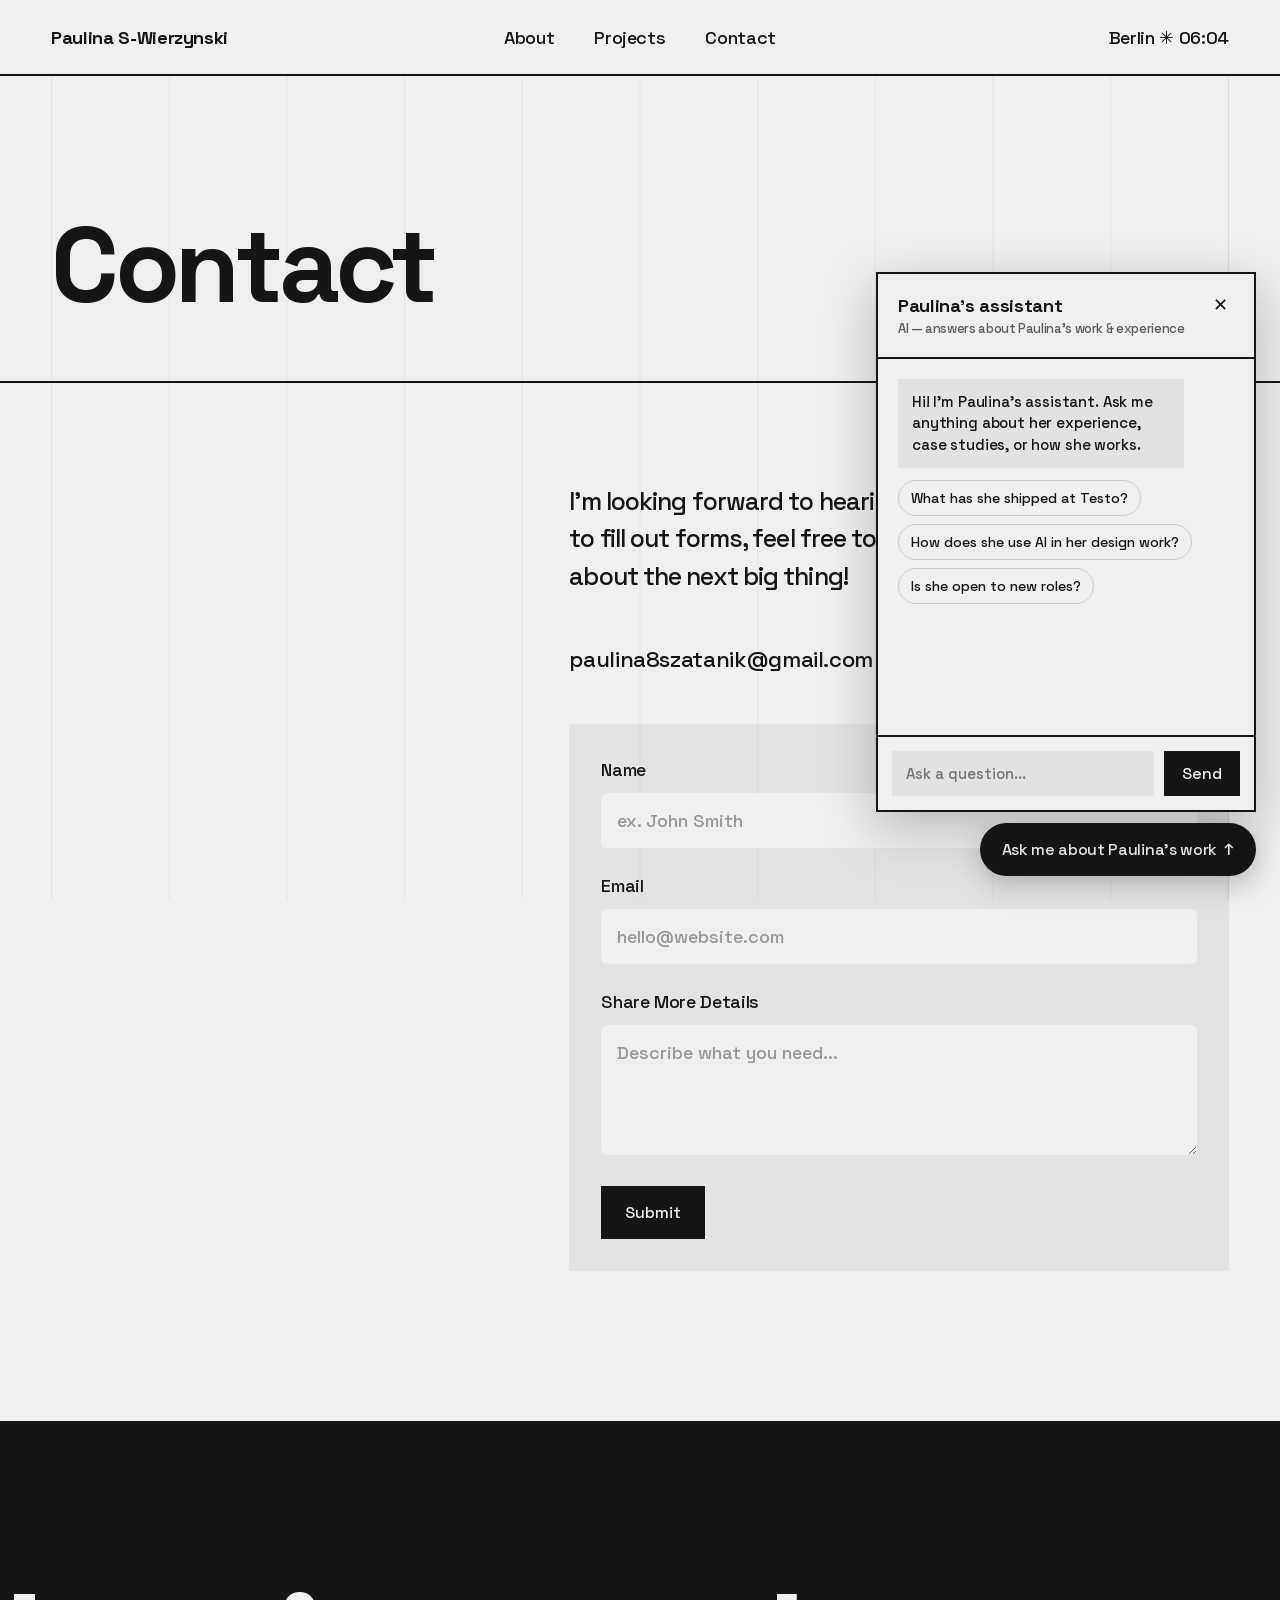
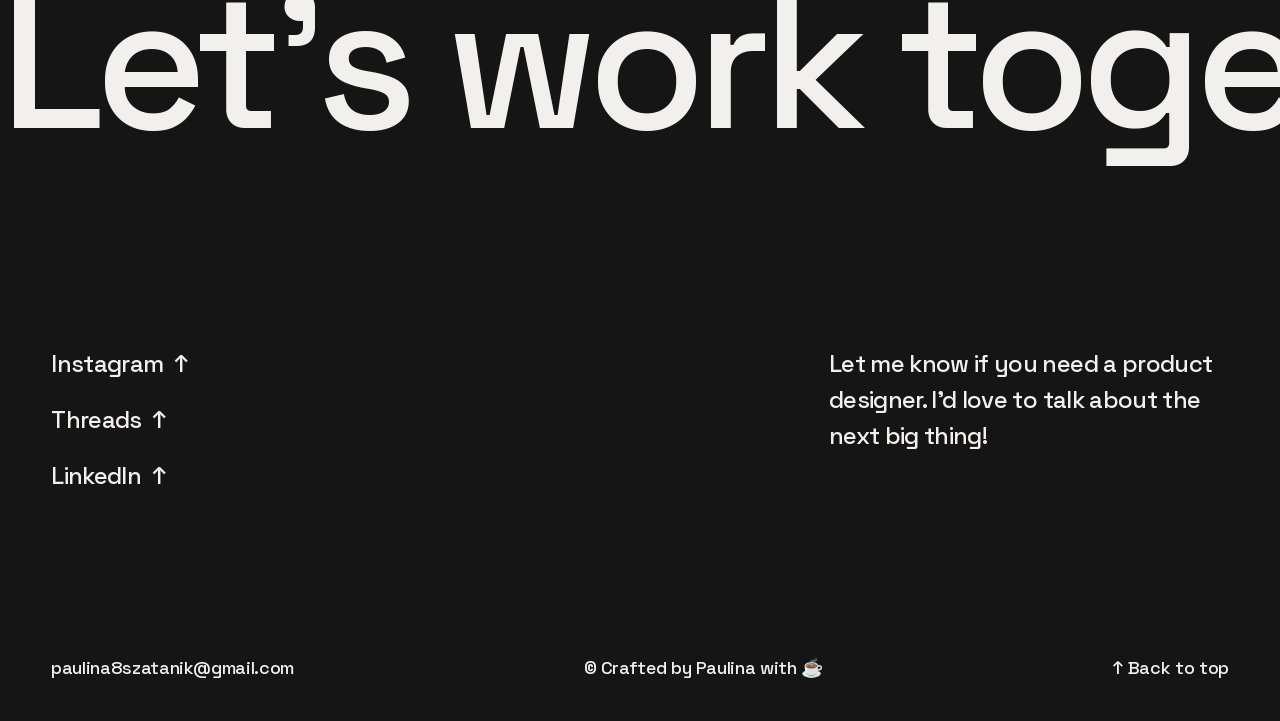
<file: contact/index.html>
<!doctype html>
<html lang="en">
<head>
  <meta charset="utf-8">
  <meta name="viewport" content="width=device-width, initial-scale=1">
  <title>Contact — Paulina's Portfolio</title>
  <meta name="description" content="Get in touch with Paulina Szatanik-Wierzynski, Lead Product Designer in Berlin.">
  <link rel="icon" href="../assets/images/favicon.jpg">
  <link rel="stylesheet" href="../css/style.css">
</head>
<body>
  <div class="grid-overlay" aria-hidden="true"></div>

  <nav class="site-nav" id="hero">
    <div class="nav-inner">
      <a class="nav-name" href="../">Paulina S-Wierzynski</a>
      <div class="nav-links">
        <a href="../#about">About</a>
        <a href="../#work">Projects</a>
        <a href="./">Contact</a>
      </div>
      <p class="nav-city">Berlin ✳ <span data-clock>--:--</span></p>
    </div>
  </nav>

  <main>
    <header class="contact-hero">
      <div class="wrapper">
        <h1>Contact</h1>
      </div>
    </header>

    <div class="wrapper contact-content">
      <div class="contact-col">
        <p class="contact-lead">I'm looking forward to hearing from you! If you prefer not to fill out forms, feel free to email me directly and let's talk about the next big thing!</p>
        <a class="contact-email" href="mailto:paulina8szatanik@gmail.com">paulina8szatanik@gmail.com&nbsp;&nbsp;↑</a>

        <!-- Form submissions are emailed via formsubmit.co. The first message
             sent from the live site triggers a one-time confirmation email
             to paulina8szatanik@gmail.com — confirm it once and the form works. -->
        <form class="contact-form" action="https://formsubmit.co/paulina8szatanik@gmail.com" method="POST">
          <input type="hidden" name="_subject" content="New portfolio contact">
          <input type="hidden" name="_captcha" value="false">
          <div>
            <label for="name">Name</label>
            <input id="name" name="name" type="text" placeholder="ex. John Smith" required>
          </div>
          <div>
            <label for="email">Email</label>
            <input id="email" name="email" type="email" placeholder="hello@website.com" required>
          </div>
          <div>
            <label for="details">Share More Details</label>
            <textarea id="details" name="message" placeholder="Describe what you need..."></textarea>
          </div>
          <button class="button" type="submit">Submit</button>
        </form>
      </div>
    </div>
  </main>

  <footer class="site-footer">
    <div class="footer-marquee marquee" aria-label="Let's work together">
      <div class="marquee-track"><span>Let's work together</span></div>
      <div class="marquee-track" aria-hidden="true"><span>Let's work together</span></div>
    </div>
    <div class="footer-grid">
      <div class="footer-social">
        <a href="https://www.instagram.com/paulina_ux_space/" target="_blank" rel="noopener">Instagram&nbsp;&nbsp;↑</a>
        <a href="https://www.threads.com/@paulina_ux_space" target="_blank" rel="noopener">Threads&nbsp;&nbsp;↑</a>
        <a href="https://www.linkedin.com/in/paulina-szatanik-wierzynski" target="_blank" rel="noopener">LinkedIn&nbsp;&nbsp;↑</a>
      </div>
      <p class="footer-note">Let me know if you need a product designer. I'd love to talk about the next big thing!</p>
    </div>
    <div class="footer-bottom">
      <a href="mailto:paulina8szatanik@gmail.com?subject=👋">paulina8szatanik@gmail.com</a>
      <p>© Crafted by Paulina with ☕️</p>
      <a href="#hero">↑ Back to top</a>
    </div>
  </footer>

  <script src="../js/main.js"></script>
  <script src="../js/chat.js"></script>
</body>
</html>
</file>
<file: css/style.css>
/* ==========================================================================
   Paulina S-Wierzynski — Portfolio
   Rebuilt as a hand-maintainable static site (originally made in Framer).

   Design tokens (from the original Framer project):
   - Background:  #F1EFED   (rgb 241 239 237)
   - Text:        #151515   (rgb 21 21 21)
   - Typeface:    Space Grotesk (300 light / 500 medium / 700 bold)
   ========================================================================== */

/* ---- Fonts ------------------------------------------------------------- */

@font-face {
  font-family: 'Space Grotesk';
  font-style: normal;
  font-weight: 300;
  font-display: swap;
  src: url('../assets/fonts/space-grotesk-300.woff2') format('woff2');
}
@font-face {
  font-family: 'Space Grotesk';
  font-style: normal;
  font-weight: 500;
  font-display: swap;
  src: url('../assets/fonts/space-grotesk-500.woff2') format('woff2');
}
@font-face {
  font-family: 'Space Grotesk';
  font-style: normal;
  font-weight: 700;
  font-display: swap;
  src: url('../assets/fonts/space-grotesk-700.woff2') format('woff2');
}

/* ---- Tokens ------------------------------------------------------------ */

:root {
  --bg: #f1efed;
  --ink: #151515;
  --ink-soft: rgba(21, 21, 21, 0.68);
  --hairline: rgba(21, 21, 21, 0.16);
  --gridline: rgba(21, 21, 21, 0.05);
  --chip-bg: rgba(21, 21, 21, 0.06);
  --panel-bg: rgba(21, 21, 21, 0.05);
  --footer-bg: #151515;
  --footer-ink: #f2f0ed;

  --font: 'Space Grotesk', 'Helvetica Neue', Arial, sans-serif;

  /* Type scale (Framer text styles) */
  --h1-size: clamp(64px, 11.1vw, 160px);      /* H1: 160px / 1.12 / -0.056em */
  --title-size: clamp(48px, 8.3vw, 120px);    /* Title: 120px / 1.12 / -0.042em */
  --h2-size: 24px;                            /* H2: 24px / 1.4 / -0.8px */
  --h3-size: clamp(32px, 3vw, 44px);          /* H3: 44px / 1.4 / -2px */

  --wrapper: 92%;
  --section-pad: 100px;
}

/* ---- Base -------------------------------------------------------------- */

*,
*::before,
*::after {
  box-sizing: border-box;
  margin: 0;
  padding: 0;
}

html {
  scroll-behavior: smooth;
}

body {
  background: var(--bg);
  color: var(--ink);
  font-family: var(--font);
  font-weight: 500;
  font-size: 18px;
  line-height: 1.5;
  letter-spacing: -0.02em;
  -webkit-font-smoothing: antialiased;
}

img,
video {
  display: block;
  max-width: 100%;
}

a {
  color: inherit;
  text-decoration: none;
}

:focus-visible {
  outline: 2px solid var(--ink);
  outline-offset: 3px;
}

.wrapper {
  width: var(--wrapper);
  margin-inline: auto;
}

/* Background column grid (12 hairlines across the content area) */
.grid-overlay {
  position: fixed;
  inset: 0 4%;
  pointer-events: none;
  z-index: 0;
  background-image: linear-gradient(to right, var(--gridline) 1px, transparent 1px);
  background-size: 10% 100%;
  border-right: 1px solid var(--gridline);
}

main,
.site-nav,
.site-footer {
  position: relative;
  z-index: 1;
}

/* ---- Intro splash ------------------------------------------------------ */

.splash {
  position: fixed;
  inset: 0;
  z-index: 100;
  display: flex;
  align-items: center;
  justify-content: center;
  background: var(--bg);
  font-size: 18px;
  font-weight: 700;
  letter-spacing: -0.02em;
  animation: splash-out 0.6s ease 1s forwards;
}

@keyframes splash-out {
  to {
    opacity: 0;
    visibility: hidden;
  }
}

/* ---- Navigation -------------------------------------------------------- */

.site-nav {
  position: sticky;
  top: 0;
  z-index: 50;
  background: var(--bg);
  border-bottom: 2px solid var(--ink);
  transition: transform 0.35s ease;
}

.site-nav.is-hidden {
  transform: translateY(-100%);
}

.site-nav .nav-inner {
  display: flex;
  align-items: center;
  justify-content: space-between;
  width: var(--wrapper);
  margin-inline: auto;
  height: 74px;
  gap: 24px;
}

.nav-name {
  font-weight: 700;
  white-space: nowrap;
}

.nav-links {
  display: flex;
  gap: 40px;
  position: absolute;
  left: 50%;
  transform: translateX(-50%);
}

.nav-links a,
.nav-name,
.nav-city {
  font-size: 18px;
}

.nav-links a:hover {
  text-decoration: underline;
  text-underline-offset: 5px;
}

.nav-city {
  white-space: nowrap;
}

/* ---- Section header pattern (title + rule) ------------------------------ */

.section {
  padding: var(--section-pad) 0;
}

.section-head {
  display: flex;
  align-items: center;
  justify-content: space-between;
  padding-bottom: 16px;
  border-bottom: 2px solid var(--ink);
  margin-bottom: 64px;
}

.section-head h2 {
  font-size: var(--h2-size);
  font-weight: 500;
  letter-spacing: -0.033em;
  line-height: 1.4;
}

.section-head .aside {
  font-size: 20px;
}

/* ---- Hero --------------------------------------------------------------- */

.hero {
  min-height: 80vh;
  display: flex;
  align-items: center;
  overflow: hidden;
}

.hero-line {
  display: flex;
  align-items: center;
  justify-content: center;
  gap: 40px;
}

.hero h1 {
  font-size: var(--h1-size);
  font-weight: 300;
  line-height: 1.12;
  letter-spacing: -0.056em;
  white-space: nowrap;
}

.hero h1 strong,
.hero .h1-bold {
  font-weight: 700;
  letter-spacing: -0.05em;
}

.hero-clover {
  width: clamp(48px, 7.6vw, 110px);
  height: auto;
  animation: spin 14s linear infinite;
}

@keyframes spin {
  to {
    transform: rotate(360deg);
  }
}

.hero-intro {
  max-width: 34%;
  font-size: clamp(20px, 1.95vw, 28px);
  line-height: 1.6;
  letter-spacing: -0.036em;
}

.hero-line.line-2 {
  margin-top: 32px;
}

.hero-line.line-3 {
  margin-top: 32px;
}

.hero-spiral {
  width: clamp(120px, 21vw, 302px);
  height: auto;
  aspect-ratio: 1;
  flex: none;
}

/* Load sequence — timings from the original Framer appear animations:
   nav name 1.6s, nav links 2.0/2.2/2.4s, clock 2.8s,
   hero lines (fade + 40px spring rise) 2.8/3.0/3.3s */

@keyframes appear {
  to {
    opacity: 1;
    transform: translateY(0);
  }
}

.hero-line {
  opacity: 0;
  transform: translateY(40px);
  animation: appear 0.9s cubic-bezier(0.22, 1.2, 0.36, 1) forwards;
}

.hero-line.line-1 { animation-delay: 2.8s; }
.hero-line.line-2 { animation-delay: 3s; }
.hero-line.line-3 { animation-delay: 3.3s; }

.nav-name {
  opacity: 0;
  transform: translateY(20px);
  animation: appear 1s cubic-bezier(0.44, 0, 0.56, 1) forwards 1.6s;
}

.nav-links a,
.nav-city {
  opacity: 0;
  transform: translateY(10px);
  animation: appear 0.8s cubic-bezier(0.44, 0, 0.56, 1) forwards;
}

.nav-links a:nth-child(1) { animation-delay: 2s; }
.nav-links a:nth-child(2) { animation-delay: 2.2s; }
.nav-links a:nth-child(3) { animation-delay: 2.4s; }
.nav-city { animation-delay: 2.8s; }

/* ---- Featured work ------------------------------------------------------ */

.work-list {
  display: flex;
  flex-direction: column;
  gap: 100px;
}

.project-card {
  display: flex;
  align-items: stretch;
}

.project-card .card-text {
  width: 30%;
  display: flex;
  flex-direction: column;
  justify-content: space-between;
  padding: 16px 48px 0 0;
}

.project-card h3 {
  font-size: var(--h3-size);
  font-weight: 500;
  line-height: 1.4;
  letter-spacing: -0.045em;
}

.project-card .card-desc {
  font-size: 22px;
  letter-spacing: -0.027em;
  margin-bottom: 24px;
}

.project-card .card-tag {
  display: inline-block;
  align-self: flex-start;
  background: var(--chip-bg);
  padding: 10px 16px;
  font-size: 18px;
}

.project-card .card-media {
  width: 70%;
  overflow: hidden;
}

.project-card .card-media img {
  width: 100%;
  height: 100%;
  object-fit: cover;
  transition: transform 0.6s ease;
}

.project-card:hover .card-media img {
  transform: scale(1.04);
}

/* ---- About --------------------------------------------------------------- */

.about-content {
  display: flex;
  justify-content: space-between;
  align-items: flex-start;
}

.about-text {
  width: 60%;
  font-size: clamp(24px, 2.4vw, 34px);
  line-height: 1.5;
  letter-spacing: -0.03em;
  display: flex;
  flex-direction: column;
  gap: 1em;
}

.about-photo {
  width: 30%;
}

.about-photo img {
  width: 100%;
  height: 580px;
  object-fit: cover;
}

/* ---- Experience ----------------------------------------------------------- */

.split-content {
  display: flex;
  justify-content: space-between;
  align-items: flex-start;
}

.split-content .lead {
  width: 30%;
  font-size: 24px;
  letter-spacing: -0.033em;
}

.split-content .detail {
  width: 60%;
}

.xp-list {
  display: flex;
  flex-direction: column;
  gap: 20px;
}

.xp-item {
  display: flex;
  justify-content: space-between;
  gap: 24px;
  font-size: 22px;
  letter-spacing: -0.027em;
}

.xp-item .xp-company {
  width: 35%;
}

.xp-item .xp-role {
  flex: 1;
}

.xp-item .xp-years {
  text-align: right;
  white-space: nowrap;
}

.xp-divider {
  height: 2px;
  background: var(--ink);
  opacity: 0.16;
}

.resume-row {
  display: flex;
  justify-content: flex-end;
  margin-top: 64px;
}

.button {
  display: inline-flex;
  align-items: center;
  gap: 10px;
  background: var(--ink);
  color: var(--bg);
  font-family: var(--font);
  font-size: 16px;
  font-weight: 500;
  padding: 16px 24px;
  border: 0;
  cursor: pointer;
}

.button:hover {
  opacity: 0.85;
}

/* ---- What I've proven ------------------------------------------------------ */

.proof-grid {
  display: grid;
  grid-template-columns: repeat(2, minmax(0, 45%));
  justify-content: space-between;
  row-gap: 64px;
}

.proof-item .proof-icon {
  width: 64px;
  height: 64px;
  margin-bottom: 40px;
}

.proof-item h3 {
  font-size: 28px;
  font-weight: 500;
  letter-spacing: -0.036em;
  margin-bottom: 16px;
}

.proof-item p {
  font-size: 20px;
  letter-spacing: -0.03em;
}

/* ---- Photo gallery marquee -------------------------------------------------- */

.gallery {
  padding: var(--section-pad) 0 150px;
  overflow: hidden;
}

.marquee {
  overflow: hidden;
  display: flex;
}

.marquee-track {
  display: flex;
  flex: none;
  align-items: center;
  gap: 24px;
  padding-right: 24px;
  animation: marquee 40s linear infinite;
}

@keyframes marquee {
  to {
    transform: translateX(-100%);
  }
}

.gallery .marquee-track img {
  height: 414px;
  width: auto;
}

/* ---- Footer -------------------------------------------------------------------- */

.site-footer {
  background: var(--footer-bg);
  color: var(--footer-ink);
  min-height: 100vh;
  display: flex;
  flex-direction: column;
  justify-content: space-between;
  padding: 15vh 0 40px;
}

.footer-marquee {
  font-size: clamp(96px, 15vw, 210px);
  font-weight: 500;
  letter-spacing: -0.05em;
  line-height: 1.1;
  white-space: nowrap;
}

.footer-marquee .marquee-track {
  gap: 0.6em;
  padding-right: 0.6em;
  animation-duration: 24s;
}

.footer-grid {
  display: flex;
  justify-content: space-between;
  align-items: flex-start;
  width: var(--wrapper);
  margin: 12vh auto 0;
  gap: 48px;
}

.footer-social {
  display: flex;
  flex-direction: column;
  gap: 20px;
  font-size: 24px;
  letter-spacing: -0.027em;
}

.footer-social a:hover {
  text-decoration: underline;
  text-underline-offset: 5px;
}

.footer-note {
  max-width: 400px;
  font-size: 24px;
  letter-spacing: -0.027em;
}

.footer-bottom {
  display: flex;
  justify-content: space-between;
  align-items: center;
  width: var(--wrapper);
  margin: 10vh auto 0;
  gap: 24px;
  font-size: 18px;
}

.footer-bottom a:hover {
  text-decoration: underline;
  text-underline-offset: 4px;
}

/* ---- Case study pages ------------------------------------------------------------ */

.case-hero {
  padding: 130px 0 56px;
  border-bottom: 2px solid var(--ink);
}

.case-hero .case-hero-inner {
  display: flex;
  justify-content: space-between;
  align-items: flex-end;
  gap: 48px;
}

.case-hero h1 {
  font-size: var(--title-size);
  font-weight: 700;
  line-height: 1.12;
  letter-spacing: -0.042em;
  max-width: 60%;
}

.case-hero .case-subtitle {
  max-width: 38%;
  font-size: clamp(20px, 1.95vw, 28px);
  line-height: 1.5;
  letter-spacing: -0.036em;
}

.case-cover {
  padding-top: 90px;
}

.case-cover img {
  width: 100%;
}

.case-intro {
  display: flex;
  justify-content: space-between;
  gap: 48px;
  padding: 100px 0;
}

.case-intro .case-desc {
  width: 46%;
  font-size: 22px;
  letter-spacing: -0.027em;
  display: flex;
  flex-direction: column;
  gap: 1em;
}

.case-intro .case-meta {
  width: 46%;
}

.case-meta .meta-row {
  display: flex;
  gap: 24px;
  padding: 24px 0;
  border-bottom: 1px solid var(--hairline);
  font-size: 22px;
  letter-spacing: -0.027em;
}

.case-meta .meta-row:first-child {
  border-top: 1px solid var(--hairline);
}

.case-meta dt {
  width: 40%;
}

.case-meta dd {
  flex: 1;
}

.case-section {
  padding: 75px 0;
}

.case-section > h2 {
  font-size: var(--title-size);
  font-weight: 700;
  line-height: 1.12;
  letter-spacing: -0.042em;
  margin-bottom: 64px;
}

.case-quote {
  font-size: clamp(22px, 1.95vw, 28px);
  line-height: 1.6;
  letter-spacing: -0.036em;
  margin-bottom: 64px;
}

.prose {
  font-size: 22px;
  line-height: 1.5;
  letter-spacing: -0.027em;
}

.prose p {
  margin-bottom: 1em;
}

.prose p + p:has(strong:first-child) {
  margin-top: 1.6em;
}

.prose strong {
  font-weight: 700;
}

.prose h3 {
  font-size: var(--h3-size);
  font-weight: 500;
  letter-spacing: -0.045em;
  margin: 1.6em 0 0.8em;
}

.prose h4 {
  font-size: 22px;
  font-weight: 700;
  margin: 1.6em 0 0.8em;
}

.prose ul {
  list-style: none;
  margin-bottom: 1em;
}

.prose li {
  padding-left: 1.2em;
  position: relative;
  margin-bottom: 0.4em;
}

.prose li::before {
  content: '•';
  position: absolute;
  left: 0;
}

.prose ul ul {
  margin-top: 0.4em;
}

.prose a {
  text-decoration: underline;
  text-underline-offset: 4px;
}

.prose table {
  border-collapse: collapse;
  margin: 1em 0;
  width: 100%;
  max-width: 720px;
}

.prose th,
.prose td {
  text-align: left;
  border: 1px solid var(--hairline);
  padding: 12px 16px;
}

.case-media {
  padding: 56px 0;
}

.case-media img,
.case-media video {
  width: 100%;
}

.next-project {
  padding: var(--section-pad) 0;
}

/* ---- Contact page ------------------------------------------------------------------- */

.contact-hero {
  padding: 130px 0 56px;
  border-bottom: 2px solid var(--ink);
}

.contact-hero h1 {
  font-size: var(--title-size);
  font-weight: 700;
  line-height: 1.12;
  letter-spacing: -0.042em;
}

.contact-content {
  display: flex;
  justify-content: flex-end;
  padding: 100px 0 150px;
}

.contact-col {
  width: 56%;
  display: flex;
  flex-direction: column;
  gap: 48px;
}

.contact-col .contact-lead {
  font-size: clamp(22px, 1.95vw, 28px);
  line-height: 1.5;
  letter-spacing: -0.036em;
}

.contact-email {
  font-size: 22px;
}

.contact-email:hover {
  text-decoration: underline;
  text-underline-offset: 5px;
}

.contact-form {
  background: var(--panel-bg);
  padding: 32px;
  display: flex;
  flex-direction: column;
  gap: 24px;
}

.contact-form label {
  display: block;
  font-size: 18px;
  margin-bottom: 10px;
}

.contact-form input,
.contact-form textarea {
  width: 100%;
  background: var(--bg);
  border: 0;
  border-radius: 6px;
  padding: 16px;
  font-family: var(--font);
  font-size: 18px;
  color: var(--ink);
}

.contact-form textarea {
  min-height: 130px;
  resize: vertical;
}

.contact-form ::placeholder {
  color: rgba(21, 21, 21, 0.4);
}

.contact-form .button {
  align-self: flex-start;
}

/* ---- Responsive ------------------------------------------------------------------------ */

@media (max-width: 1024px) {
  .nav-links {
    position: static;
    transform: none;
  }

  .nav-city {
    display: none;
  }

  .hero-intro {
    max-width: 48%;
  }

  .project-card {
    flex-direction: column-reverse;
    gap: 32px;
  }

  .project-card .card-text {
    width: 100%;
    gap: 24px;
    padding: 0;
  }

  .project-card .card-media {
    width: 100%;
  }

  .about-content,
  .split-content,
  .case-intro,
  .case-hero .case-hero-inner {
    flex-direction: column;
    gap: 40px;
  }

  .about-text,
  .about-photo,
  .split-content .lead,
  .split-content .detail,
  .case-intro .case-desc,
  .case-intro .case-meta,
  .case-hero h1,
  .case-hero .case-subtitle {
    width: 100%;
    max-width: none;
  }

  .contact-col {
    width: 100%;
  }
}

@media (max-width: 699px) {
  :root {
    --section-pad: 64px;
  }

  .nav-links {
    gap: 20px;
  }

  .hero {
    min-height: 70vh;
  }

  .hero-line,
  .hero-line.line-2,
  .hero-line.line-3 {
    flex-wrap: wrap;
    justify-content: flex-start;
    gap: 24px;
  }

  .hero-intro {
    max-width: 100%;
    order: 2;
  }

  .proof-grid {
    grid-template-columns: 1fr;
  }

  .gallery .marquee-track img {
    height: 260px;
  }

  .xp-item {
    flex-wrap: wrap;
  }

  .xp-item .xp-company {
    width: 100%;
  }

  .footer-grid,
  .footer-bottom {
    flex-direction: column;
    align-items: flex-start;
    gap: 24px;
  }
}

/* ---- AI assistant chat widget ---------------------------------------------- */

.chat-root {
  position: fixed;
  right: 24px;
  bottom: 24px;
  z-index: 90;
  font-family: var(--font);
}

.chat-bubble {
  background: var(--ink);
  color: var(--bg);
  font-family: var(--font);
  font-size: 16px;
  font-weight: 500;
  letter-spacing: -0.02em;
  border: 0;
  padding: 16px 22px;
  border-radius: 999px;
  cursor: pointer;
  box-shadow: 0 8px 28px rgba(21, 21, 21, 0.25);
}

.chat-bubble:hover {
  transform: translateY(-2px);
}

.chat-panel {
  position: absolute;
  right: 0;
  bottom: 64px;
  width: min(380px, calc(100vw - 32px));
  height: min(540px, calc(100vh - 120px));
  display: flex;
  flex-direction: column;
  background: var(--bg);
  border: 2px solid var(--ink);
  box-shadow: 0 16px 48px rgba(21, 21, 21, 0.25);
}

.chat-head {
  display: flex;
  align-items: flex-start;
  justify-content: space-between;
  gap: 12px;
  padding: 18px 20px;
  border-bottom: 2px solid var(--ink);
}

.chat-title {
  font-weight: 700;
  font-size: 18px;
}

.chat-note {
  font-size: 13px;
  color: var(--ink-soft);
}

.chat-close {
  background: none;
  border: 0;
  font-size: 18px;
  cursor: pointer;
  color: var(--ink);
  padding: 2px 6px;
}

.chat-messages {
  flex: 1;
  overflow-y: auto;
  padding: 20px;
  display: flex;
  flex-direction: column;
  gap: 12px;
}

.chat-msg {
  max-width: 85%;
  padding: 12px 14px;
  font-size: 15px;
  line-height: 1.45;
  letter-spacing: -0.01em;
  white-space: pre-wrap;
}

.chat-msg.from-ai {
  background: var(--chip-bg);
  align-self: flex-start;
}

.chat-msg.from-user {
  background: var(--ink);
  color: var(--bg);
  align-self: flex-end;
}

.chat-msg.is-thinking {
  animation: chat-pulse 1s ease-in-out infinite;
}

@keyframes chat-pulse {
  50% {
    opacity: 0.4;
  }
}

.chat-suggestions {
  display: flex;
  flex-direction: column;
  align-items: flex-start;
  gap: 8px;
}

.chat-chip {
  background: none;
  border: 1px solid var(--hairline);
  font-family: var(--font);
  font-size: 14px;
  color: var(--ink);
  padding: 8px 12px;
  border-radius: 999px;
  cursor: pointer;
}

.chat-chip:hover {
  border-color: var(--ink);
}

.chat-form {
  display: flex;
  gap: 10px;
  padding: 14px;
  border-top: 2px solid var(--ink);
}

.chat-input {
  flex: 1;
  border: 0;
  background: var(--chip-bg);
  font-family: var(--font);
  font-size: 15px;
  padding: 12px 14px;
  color: var(--ink);
}

.chat-form .chat-send {
  padding: 12px 18px;
}

@media (max-width: 699px) {
  .chat-root {
    right: 16px;
    bottom: 16px;
  }
}

/* ---- Reduced motion ----------------------------------------------------------------------- */

@media (prefers-reduced-motion: reduce) {
  html {
    scroll-behavior: auto;
  }

  .splash {
    animation-delay: 0s;
    animation-duration: 0.01s;
  }

  .hero-line,
  .nav-name,
  .nav-links a,
  .nav-city {
    opacity: 1;
    transform: none;
    animation: none;
  }

  .hero-clover,
  .marquee-track {
    animation: none;
  }

  .project-card .card-media img {
    transition: none;
  }
}
</file>
